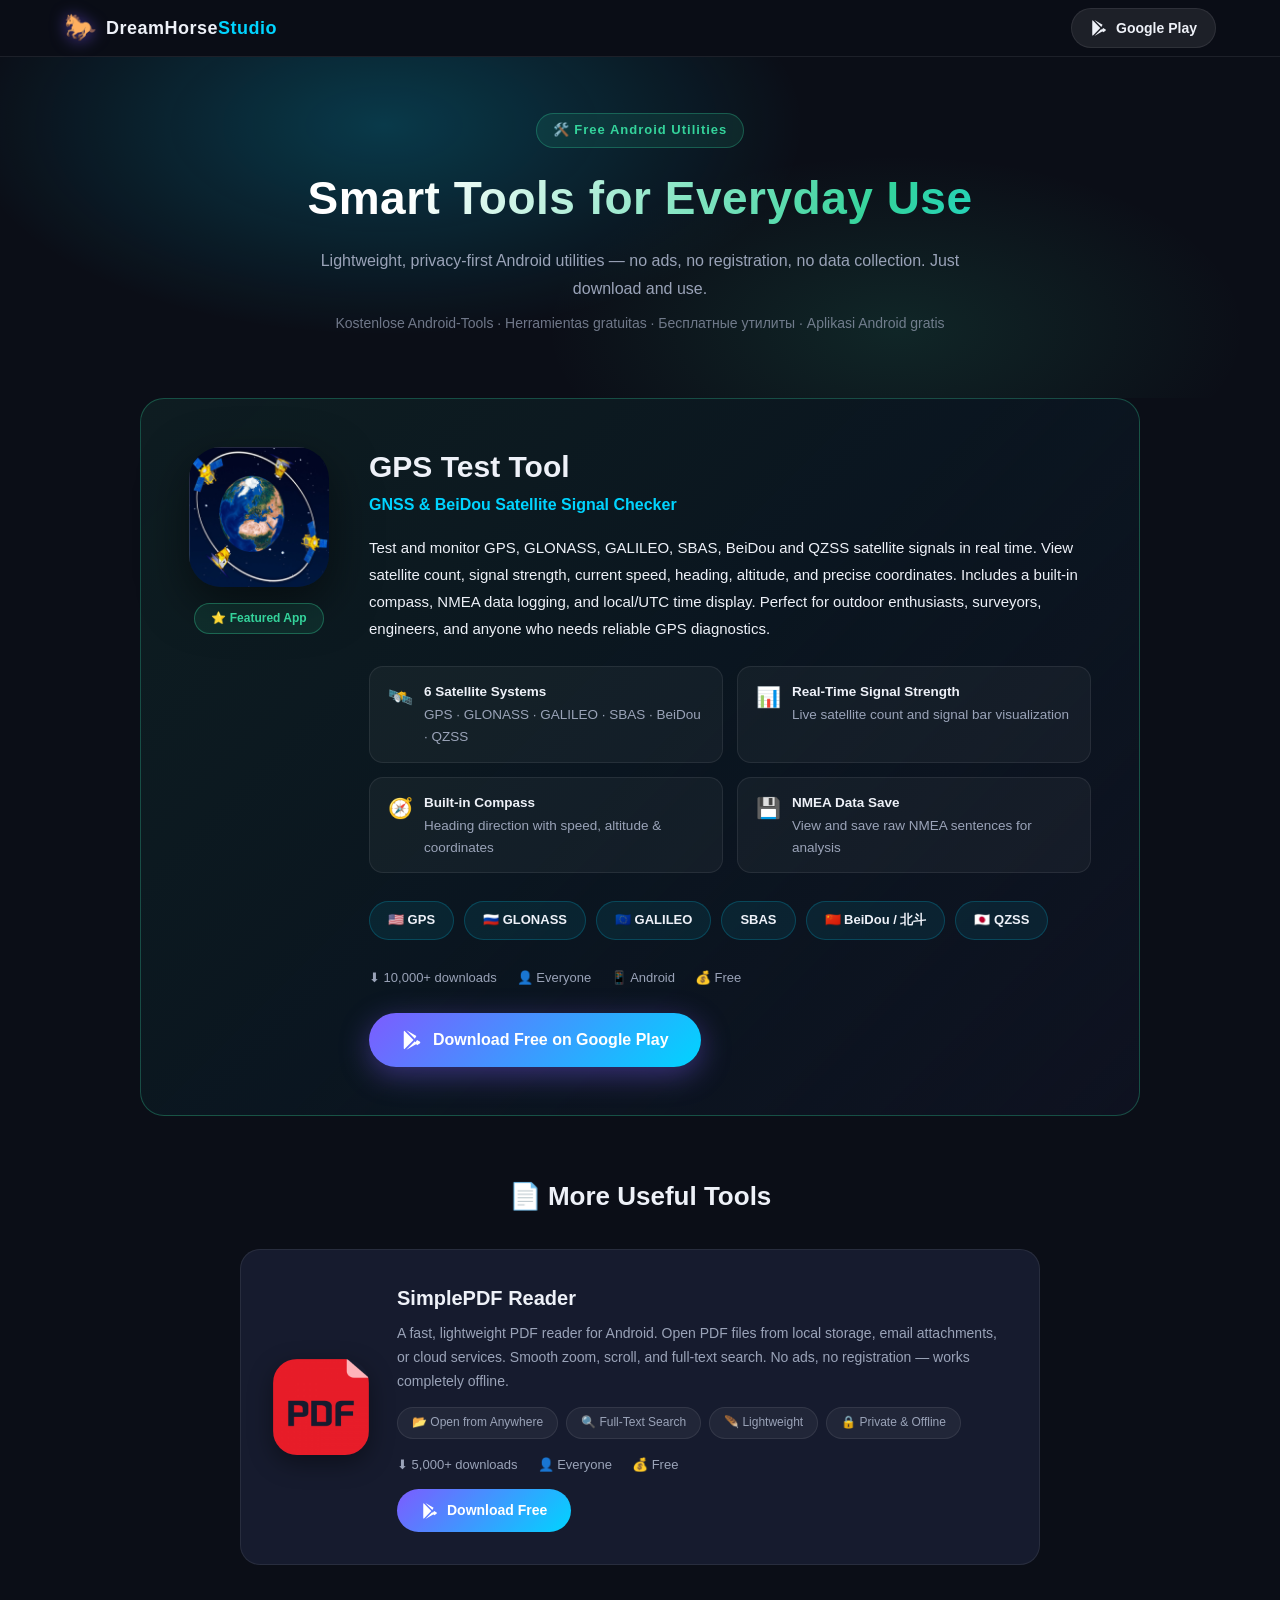
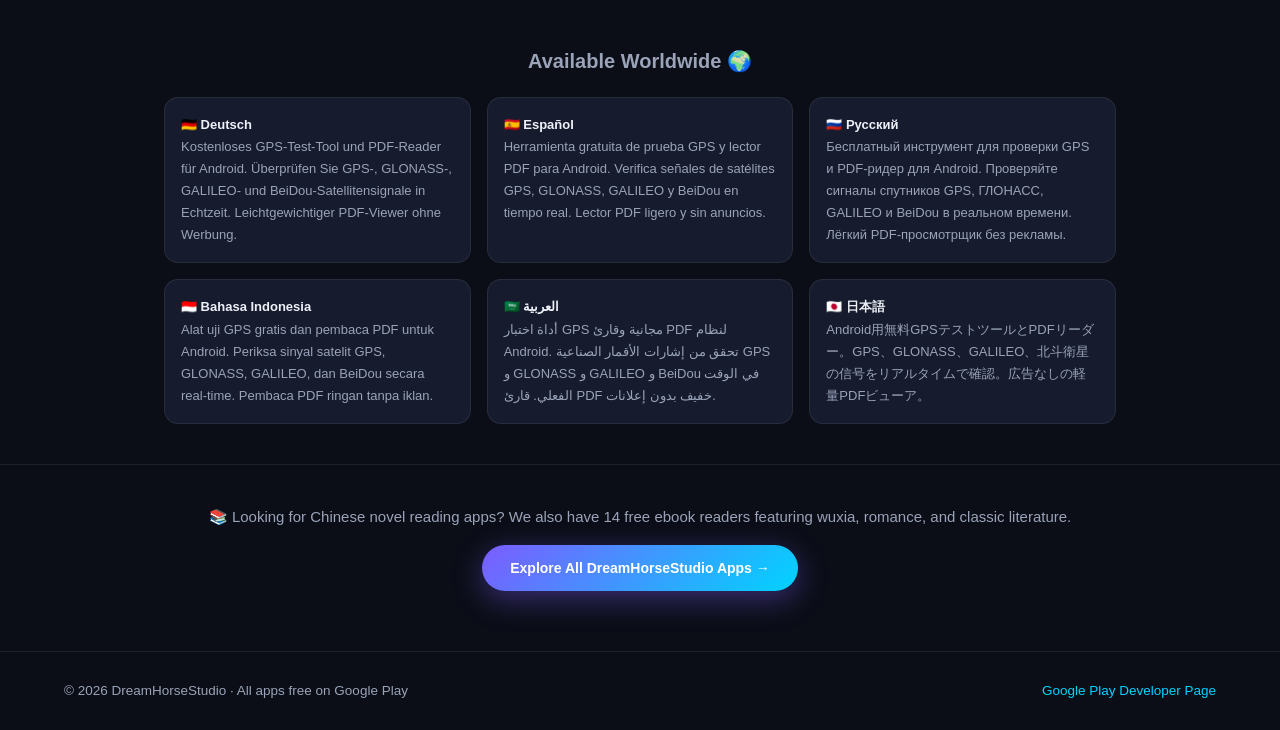
<file: tools.html>
<!DOCTYPE html>
<html lang="en">
<head>
  <meta charset="UTF-8">
  <meta name="viewport" content="width=device-width, initial-scale=1.0">
  <title>GPS Test Tool & PDF Reader - Free Android Utilities | DreamHorseStudio</title>
  <meta name="description" content="Free Android utility apps by DreamHorseStudio. GPS Test Tool - check GNSS, BeiDou, GPS satellite signals. SimplePDF - fast PDF reader & viewer. Download free on Google Play.">
  <meta name="keywords" content="GPS test tool, GPS signal checker, GNSS satellite viewer, BeiDou signal, GPS test Android, satellite signal strength, NMEA data, compass app, speed meter, PDF reader Android, free PDF viewer, SimplePDF, PDF file reader, GPS Prüfen, Satellit Signal, PDF Reader kostenlos, herramienta GPS, lector PDF gratis, GPS тест, просмотр PDF, alat GPS Android, pembaca PDF gratis">
  <meta name="author" content="DreamHorseStudio">
  <link rel="canonical" href="https://dreamhorsestudio.github.io/tools.html">
  <!-- Open Graph -->
  <meta property="og:type" content="website">
  <meta property="og:url" content="https://dreamhorsestudio.github.io/tools.html">
  <meta property="og:title" content="GPS Test Tool & PDF Reader - Free Android Utilities | DreamHorseStudio">
  <meta property="og:description" content="Free Android utility apps. GPS Test Tool - check GNSS, BeiDou, GPS satellite signals with real-time strength. SimplePDF - fast & lightweight PDF reader. Download free on Google Play.">
  <meta property="og:image" content="https://dreamhorsestudio.github.io/icons/applogo4.png">
  <meta property="og:site_name" content="DreamHorseStudio">
  <meta property="og:locale" content="en_US">
  <!-- Twitter Card -->
  <meta name="twitter:card" content="summary_large_image">
  <meta name="twitter:title" content="GPS Test Tool & PDF Reader - Free Android Utilities">
  <meta name="twitter:description" content="GPS Test Tool - check GNSS, GPS, BeiDou satellite signals. SimplePDF - fast PDF reader. Free on Google Play.">
  <meta name="twitter:image" content="https://dreamhorsestudio.github.io/icons/applogo4.png">
  <!-- hreflang -->
  <link rel="alternate" hreflang="en" href="https://dreamhorsestudio.github.io/tools.html">
  <link rel="alternate" hreflang="x-default" href="https://dreamhorsestudio.github.io/tools.html">
  <link rel="preload" href="css/style.css?v=6" as="style">
  <link rel="stylesheet" href="css/style.css?v=6">
  <link rel="icon" href="data:image/svg+xml,%3Csvg xmlns='http://www.w3.org/2000/svg' viewBox='0 0 100 100'%3E%3Ctext y='.9em' font-size='90'%3E🐎%3C/text%3E%3C/svg%3E">
  <!-- JSON-LD Structured Data -->
  <script type="application/ld+json">
  {
    "@context": "https://schema.org",
    "@type": "WebSite",
    "name": "DreamHorseStudio Tools",
    "url": "https://dreamhorsestudio.github.io/tools.html",
    "description": "Free Android utility apps - GPS satellite test tool and PDF reader by DreamHorseStudio",
    "inLanguage": "en",
    "publisher": {
      "@type": "Organization",
      "name": "DreamHorseStudio",
      "url": "https://play.google.com/store/apps/developer?id=DreamHorseStudio"
    }
  }
  </script>
  <script type="application/ld+json">
  {
    "@context": "https://schema.org",
    "@type": "ItemList",
    "name": "DreamHorseStudio Free Android Utilities",
    "description": "Free Android utility apps - GPS satellite test tool and PDF reader",
    "numberOfItems": 2,
    "itemListElement": [
      {
        "@type": "SoftwareApplication",
        "position": 1,
        "name": "GPS Test Tool",
        "alternateName": "GPS Test Tool - GNSS & BeiDou Satellite Signal Checker",
        "applicationCategory": "UtilitiesApplication",
        "operatingSystem": "Android",
        "url": "https://play.google.com/store/apps/details?id=com.nick.location666",
        "description": "Test GPS, BDS signals. View GNSS satellite count & signal strength, compass, speed, altitude, coordinates, NMEA data. Supports GPS, GLONASS, GALILEO, SBAS, BeiDou, QZSS.",
        "contentRating": "3+",
        "offers": { "@type": "Offer", "price": "0", "priceCurrency": "USD" },
        "featureList": "Supports GPS / GLONASS / GALILEO / SBAS / BeiDou / QZSS six satellite systems, Real-time satellite count & signal strength view, Current speed, heading, altitude & coordinates display, Built-in compass, local/UTC time, NMEA data view & save"
      },
      {
        "@type": "SoftwareApplication",
        "position": 2,
        "name": "SimplePDF Reader",
        "alternateName": "SimplePDF - PDF Reader & Viewer",
        "applicationCategory": "UtilitiesApplication",
        "operatingSystem": "Android",
        "url": "https://play.google.com/store/apps/details?id=com.viewer.simple.sample",
        "description": "Fast and free PDF reader. Open, zoom, search and manage all your PDF files. Lightweight, ad-free, works offline.",
        "contentRating": "3+",
        "offers": { "@type": "Offer", "price": "0", "priceCurrency": "USD" },
        "featureList": "Instantly open PDF files from local storage, email or cloud, Smooth zoom, scroll & full-text search, Lightweight app with minimal storage footprint, Offline use, clean ad-free interface, safe & private"
      }
    ]
  }
  </script>
  <style>
    /* Tools page specific styles */
    .tools-hero {
      position: relative;
      overflow: hidden;
      padding: 56px 0 40px;
      text-align: center;
    }
    .tools-hero .hero-bg {
      position: absolute;
      inset: 0;
      background:
        radial-gradient(600px 300px at 30% 20%, rgba(0, 212, 255, 0.22), transparent 70%),
        radial-gradient(500px 250px at 70% 80%, rgba(52, 211, 155, 0.12), transparent 70%);
      pointer-events: none;
    }
    .tools-hero-inner { position: relative; }
    .tools-hero .hero-tag {
      display: inline-block;
      padding: 6px 16px;
      font-size: 13px;
      font-weight: 600;
      letter-spacing: 1px;
      color: var(--green);
      background: rgba(52, 211, 155, 0.1);
      border: 1px solid rgba(52, 211, 155, 0.3);
      border-radius: 999px;
      margin-bottom: 14px;
    }
    .tools-hero h1 {
      font-size: clamp(28px, 4.5vw, 46px);
      font-weight: 800;
      letter-spacing: 0.5px;
      background: linear-gradient(120deg, #fff 30%, var(--green) 70%, var(--accent-2));
      -webkit-background-clip: text;
      background-clip: text;
      -webkit-text-fill-color: transparent;
      margin-bottom: 12px;
    }
    .tools-hero-sub {
      color: var(--text-dim);
      font-size: 16px;
      max-width: 680px;
      margin: 0 auto 10px;
      line-height: 1.7;
    }
    .tools-hero-sub-en {
      color: var(--text-dim);
      font-size: 14px;
      max-width: 680px;
      margin: 0 auto 24px;
      opacity: 0.7;
    }

    /* Featured app (GPS) */
    .featured-app {
      padding: 0 24px 60px;
    }
    .featured-card {
      max-width: 1000px;
      margin: 0 auto;
      border-radius: 24px;
      border: 1px solid rgba(52, 211, 155, 0.3);
      background: linear-gradient(135deg, rgba(52, 211, 155, 0.08), rgba(0, 212, 255, 0.04) 50%, rgba(17, 21, 39, 0.6));
      padding: 48px;
      display: grid;
      grid-template-columns: auto 1fr;
      gap: 40px;
      align-items: start;
    }
    .featured-icon-wrap {
      text-align: center;
    }
    .featured-icon {
      width: 140px;
      height: 140px;
      border-radius: 32px;
      object-fit: cover;
      box-shadow: 0 16px 48px rgba(0, 0, 0, 0.5);
      margin-bottom: 16px;
    }
    .featured-badge {
      display: inline-block;
      padding: 5px 16px;
      font-size: 12px;
      font-weight: 700;
      color: var(--green);
      background: rgba(52, 211, 155, 0.1);
      border: 1px solid rgba(52, 211, 155, 0.35);
      border-radius: 999px;
    }
    .featured-body h2 {
      font-size: 30px;
      font-weight: 800;
      margin-bottom: 6px;
      line-height: 1.3;
    }
    .featured-tagline {
      font-size: 16px;
      color: var(--accent-2);
      font-weight: 600;
      margin-bottom: 16px;
    }
    .featured-desc {
      font-size: 15px;
      color: var(--text);
      line-height: 1.8;
      margin-bottom: 24px;
    }

    /* Feature grid */
    .feature-grid {
      display: grid;
      grid-template-columns: 1fr 1fr;
      gap: 14px;
      margin-bottom: 28px;
    }
    .feature-item {
      display: flex;
      align-items: flex-start;
      gap: 10px;
      padding: 14px 16px;
      border-radius: 14px;
      background: rgba(255, 255, 255, 0.04);
      border: 1px solid var(--border);
    }
    .feature-item .fi-icon {
      font-size: 20px;
      flex-shrink: 0;
      width: 28px;
      text-align: center;
    }
    .feature-item .fi-text {
      font-size: 13.5px;
      color: var(--text-dim);
      line-height: 1.6;
    }
    .feature-item .fi-text strong {
      color: var(--text);
      display: block;
      margin-bottom: 2px;
    }

    /* Satellite systems */
    .sat-systems {
      display: flex;
      flex-wrap: wrap;
      gap: 10px;
      margin-bottom: 28px;
    }
    .sat-chip {
      padding: 8px 18px;
      font-size: 13px;
      font-weight: 600;
      color: var(--text);
      background: rgba(0, 212, 255, 0.08);
      border: 1px solid rgba(0, 212, 255, 0.2);
      border-radius: 999px;
    }

    /* Download button */
    .btn-download {
      display: inline-flex;
      align-items: center;
      gap: 10px;
      padding: 14px 32px;
      font-size: 16px;
      font-weight: 700;
      color: #fff;
      background: linear-gradient(135deg, var(--accent), var(--accent-2));
      border-radius: 999px;
      border: none;
      box-shadow: 0 8px 30px rgba(124, 92, 255, 0.4);
      transition: transform 0.2s, box-shadow 0.2s;
      text-decoration: none;
    }
    .btn-download:hover {
      transform: translateY(-2px);
      box-shadow: 0 12px 40px rgba(124, 92, 255, 0.5);
    }
    .meta-row {
      display: flex;
      gap: 20px;
      flex-wrap: wrap;
      font-size: 13px;
      color: var(--text-dim);
      margin-bottom: 24px;
    }
    .meta-row span { display: flex; align-items: center; gap: 4px; }

    /* Secondary app (SimplePDF) */
    .secondary-apps {
      padding: 0 24px 80px;
    }
    .secondary-apps h2 {
      text-align: center;
      font-size: 26px;
      font-weight: 800;
      margin-bottom: 32px;
    }
    .secondary-card {
      max-width: 800px;
      margin: 0 auto;
      display: flex;
      align-items: center;
      gap: 28px;
      padding: 32px;
      border-radius: 20px;
      background: var(--card);
      border: 1px solid var(--border);
      transition: border-color 0.25s, box-shadow 0.25s;
    }
    .secondary-card:hover {
      border-color: rgba(124, 92, 255, 0.4);
      box-shadow: var(--shadow);
    }
    .secondary-icon {
      width: 96px;
      height: 96px;
      border-radius: 24px;
      object-fit: cover;
      flex-shrink: 0;
      box-shadow: 0 8px 24px rgba(0, 0, 0, 0.4);
    }
    .secondary-body { flex: 1; min-width: 0; }
    .secondary-body h3 {
      font-size: 20px;
      font-weight: 700;
      margin-bottom: 8px;
    }
    .secondary-body .sec-desc {
      font-size: 14px;
      color: var(--text-dim);
      line-height: 1.7;
      margin-bottom: 14px;
    }
    .sec-features {
      display: flex;
      flex-wrap: wrap;
      gap: 8px;
      margin-bottom: 16px;
    }
    .sec-feat-chip {
      padding: 5px 14px;
      font-size: 12px;
      color: var(--text-dim);
      background: rgba(255, 255, 255, 0.05);
      border: 1px solid var(--border);
      border-radius: 999px;
    }
    .btn-secondary {
      display: inline-flex;
      align-items: center;
      gap: 8px;
      padding: 10px 24px;
      font-size: 14px;
      font-weight: 600;
      color: #fff;
      background: linear-gradient(135deg, var(--accent), var(--accent-2));
      border-radius: 999px;
      text-decoration: none;
      transition: transform 0.2s;
    }
    .btn-secondary:hover { transform: translateY(-2px); }

    /* Also check section */
    .also-check {
      text-align: center;
      padding: 40px 24px 60px;
      border-top: 1px solid var(--border);
    }
    .also-check p {
      color: var(--text-dim);
      font-size: 15px;
      margin-bottom: 16px;
    }
    .also-check .btn-download {
      font-size: 14px;
      padding: 12px 28px;
    }

    /* Responsive */
    @media (max-width: 768px) {
      .featured-card {
        grid-template-columns: 1fr;
        text-align: center;
        padding: 32px 22px;
        gap: 24px;
      }
      .feature-grid { grid-template-columns: 1fr; }
      .sat-systems { justify-content: center; }
      .meta-row { justify-content: center; }
      .secondary-card { flex-direction: column; text-align: center; }
      .sec-features { justify-content: center; }
    }
  </style>
</head>
<body>
  <!-- Header -->
  <header class="site-header">
    <div class="container header-inner">
      <a class="brand" href="index.html">
        <span class="brand-logo">🐎</span>
        <span class="brand-name">DreamHorse<em>Studio</em></span>
      </a>
      <div class="header-actions">
        <a class="btn btn-play-header" href="https://play.google.com/store/apps/developer?id=DreamHorseStudio" target="_blank" rel="noopener">
          <svg viewBox="0 0 24 24" width="18" height="18" fill="currentColor" aria-hidden="true">
            <path d="M3.6 1.8 13.7 12 3.6 22.2c-.4-.2-.6-.6-.6-1.1V2.9c0-.5.2-.9.6-1.1zm11.5 8.8L5.9 1.4l10.9 6.3-1.7 2.9zm0 2.8 1.7 2.9-10.9 6.3 9.2-9.2zm2.4-1.4 2.9 1.7c.9.5.9 1.7 0 2.2l-2.9 1.7-1.9-2.8 1.9-2.8z"/>
          </svg>
          Google Play
        </a>
      </div>
    </div>
  </header>

  <!-- Hero -->
  <section class="tools-hero">
    <div class="hero-bg" aria-hidden="true"></div>
    <div class="container tools-hero-inner">
      <span class="hero-tag">🛠️ Free Android Utilities</span>
      <h1>Smart Tools for Everyday Use</h1>
      <p class="tools-hero-sub">Lightweight, privacy-first Android utilities — no ads, no registration, no data collection. Just download and use.</p>
      <p class="tools-hero-sub-en">Kostenlose Android-Tools · Herramientas gratuitas · Бесплатные утилиты · Aplikasi Android gratis</p>
    </div>
  </section>

  <!-- Featured: GPS Test Tool -->
  <section class="featured-app" id="gps-test">
    <div class="featured-card">
      <div class="featured-icon-wrap">
        <img class="featured-icon" src="icons/applogo4.png" alt="GPS Test Tool - GNSS & Satellite Signal Checker" width="140" height="140">
        <span class="featured-badge">⭐ Featured App</span>
      </div>
      <div class="featured-body">
        <h2>GPS Test Tool</h2>
        <p class="featured-tagline">GNSS & BeiDou Satellite Signal Checker</p>
        <p class="featured-desc">
          Test and monitor GPS, GLONASS, GALILEO, SBAS, BeiDou and QZSS satellite signals in real time.
          View satellite count, signal strength, current speed, heading, altitude, and precise coordinates.
          Includes a built-in compass, NMEA data logging, and local/UTC time display.
          Perfect for outdoor enthusiasts, surveyors, engineers, and anyone who needs reliable GPS diagnostics.
        </p>

        <div class="feature-grid">
          <div class="feature-item">
            <span class="fi-icon">🛰️</span>
            <div class="fi-text">
              <strong>6 Satellite Systems</strong>
              GPS · GLONASS · GALILEO · SBAS · BeiDou · QZSS
            </div>
          </div>
          <div class="feature-item">
            <span class="fi-icon">📊</span>
            <div class="fi-text">
              <strong>Real-Time Signal Strength</strong>
              Live satellite count and signal bar visualization
            </div>
          </div>
          <div class="feature-item">
            <span class="fi-icon">🧭</span>
            <div class="fi-text">
              <strong>Built-in Compass</strong>
              Heading direction with speed, altitude & coordinates
            </div>
          </div>
          <div class="feature-item">
            <span class="fi-icon">💾</span>
            <div class="fi-text">
              <strong>NMEA Data Save</strong>
              View and save raw NMEA sentences for analysis
            </div>
          </div>
        </div>

        <div class="sat-systems">
          <span class="sat-chip">🇺🇸 GPS</span>
          <span class="sat-chip">🇷🇺 GLONASS</span>
          <span class="sat-chip">🇪🇺 GALILEO</span>
          <span class="sat-chip">SBAS</span>
          <span class="sat-chip">🇨🇳 BeiDou / 北斗</span>
          <span class="sat-chip">🇯🇵 QZSS</span>
        </div>

        <div class="meta-row">
          <span>⬇ 10,000+ downloads</span>
          <span>👤 Everyone</span>
          <span>📱 Android</span>
          <span>💰 Free</span>
        </div>

        <a class="btn-download" href="https://play.google.com/store/apps/details?id=com.nick.location666" target="_blank" rel="noopener">
          <svg viewBox="0 0 24 24" width="22" height="22" fill="currentColor" aria-hidden="true">
            <path d="M3.6 1.8 13.7 12 3.6 22.2c-.4-.2-.6-.6-.6-1.1V2.9c0-.5.2-.9.6-1.1zm11.5 8.8L5.9 1.4l10.9 6.3-1.7 2.9zm0 2.8 1.7 2.9-10.9 6.3 9.2-9.2zm2.4-1.4 2.9 1.7c.9.5.9 1.7 0 2.2l-2.9 1.7-1.9-2.8 1.9-2.8z"/>
          </svg>
          Download Free on Google Play
        </a>
      </div>
    </div>
  </section>

  <!-- Secondary: SimplePDF -->
  <section class="secondary-apps" id="simplepdf">
    <h2>📄 More Useful Tools</h2>
    <div class="secondary-card">
      <img class="secondary-icon" src="icons/applogo3.png" alt="SimplePDF Reader - Fast PDF Viewer for Android" width="96" height="96">
      <div class="secondary-body">
        <h3>SimplePDF Reader</h3>
        <p class="sec-desc">
          A fast, lightweight PDF reader for Android. Open PDF files from local storage, email attachments, or cloud services.
          Smooth zoom, scroll, and full-text search. No ads, no registration — works completely offline.
        </p>
        <div class="sec-features">
          <span class="sec-feat-chip">📂 Open from Anywhere</span>
          <span class="sec-feat-chip">🔍 Full-Text Search</span>
          <span class="sec-feat-chip">🪶 Lightweight</span>
          <span class="sec-feat-chip">🔒 Private & Offline</span>
        </div>
        <div class="meta-row" style="margin-bottom:14px">
          <span>⬇ 5,000+ downloads</span>
          <span>👤 Everyone</span>
          <span>💰 Free</span>
        </div>
        <a class="btn-secondary" href="https://play.google.com/store/apps/details?id=com.viewer.simple.sample" target="_blank" rel="noopener">
          <svg viewBox="0 0 24 24" width="18" height="18" fill="currentColor" aria-hidden="true">
            <path d="M3.6 1.8 13.7 12 3.6 22.2c-.4-.2-.6-.6-.6-1.1V2.9c0-.5.2-.9.6-1.1zm11.5 8.8L5.9 1.4l10.9 6.3-1.7 2.9zm0 2.8 1.7 2.9-10.9 6.3 9.2-9.2zm2.4-1.4 2.9 1.7c.9.5.9 1.7 0 2.2l-2.9 1.7-1.9-2.8 1.9-2.8z"/>
          </svg>
          Download Free
        </a>
      </div>
    </div>
  </section>

  <!-- Multi-language SEO content -->
  <section style="padding:0 24px 40px;max-width:1000px;margin:0 auto">
    <h2 style="font-size:20px;font-weight:700;margin-bottom:20px;text-align:center;color:var(--text-dim)">Available Worldwide 🌍</h2>
    <div style="display:grid;grid-template-columns:repeat(auto-fill,minmax(280px,1fr));gap:16px">
      <div style="padding:16px;border-radius:14px;background:var(--card);border:1px solid var(--border)">
        <p style="font-size:13px;color:var(--text-dim);line-height:1.7"><strong style="color:var(--text)">🇩🇪 Deutsch</strong><br>
        Kostenloses GPS-Test-Tool und PDF-Reader für Android. Überprüfen Sie GPS-, GLONASS-, GALILEO- und BeiDou-Satellitensignale in Echtzeit. Leichtgewichtiger PDF-Viewer ohne Werbung.</p>
      </div>
      <div style="padding:16px;border-radius:14px;background:var(--card);border:1px solid var(--border)">
        <p style="font-size:13px;color:var(--text-dim);line-height:1.7"><strong style="color:var(--text)">🇪🇸 Español</strong><br>
        Herramienta gratuita de prueba GPS y lector PDF para Android. Verifica señales de satélites GPS, GLONASS, GALILEO y BeiDou en tiempo real. Lector PDF ligero y sin anuncios.</p>
      </div>
      <div style="padding:16px;border-radius:14px;background:var(--card);border:1px solid var(--border)">
        <p style="font-size:13px;color:var(--text-dim);line-height:1.7"><strong style="color:var(--text)">🇷🇺 Русский</strong><br>
        Бесплатный инструмент для проверки GPS и PDF-ридер для Android. Проверяйте сигналы спутников GPS, ГЛОНАСС, GALILEO и BeiDou в реальном времени. Лёгкий PDF-просмотрщик без рекламы.</p>
      </div>
      <div style="padding:16px;border-radius:14px;background:var(--card);border:1px solid var(--border)">
        <p style="font-size:13px;color:var(--text-dim);line-height:1.7"><strong style="color:var(--text)">🇮🇩 Bahasa Indonesia</strong><br>
        Alat uji GPS gratis dan pembaca PDF untuk Android. Periksa sinyal satelit GPS, GLONASS, GALILEO, dan BeiDou secara real-time. Pembaca PDF ringan tanpa iklan.</p>
      </div>
      <div style="padding:16px;border-radius:14px;background:var(--card);border:1px solid var(--border)">
        <p style="font-size:13px;color:var(--text-dim);line-height:1.7"><strong style="color:var(--text)">🇸🇦 العربية</strong><br>
        أداة اختبار GPS مجانية وقارئ PDF لنظام Android. تحقق من إشارات الأقمار الصناعية GPS و GLONASS و GALILEO و BeiDou في الوقت الفعلي. قارئ PDF خفيف بدون إعلانات.</p>
      </div>
      <div style="padding:16px;border-radius:14px;background:var(--card);border:1px solid var(--border)">
        <p style="font-size:13px;color:var(--text-dim);line-height:1.7"><strong style="color:var(--text)">🇯🇵 日本語</strong><br>
        Android用無料GPSテストツールとPDFリーダー。GPS、GLONASS、GALILEO、北斗衛星の信号をリアルタイムで確認。広告なしの軽量PDFビューア。</p>
      </div>
    </div>
  </section>

  <!-- Also check: Novel apps -->
  <section class="also-check">
    <p>📚 Looking for Chinese novel reading apps? We also have 14 free ebook readers featuring wuxia, romance, and classic literature.</p>
    <a class="btn-download" href="index.html">
      Explore All DreamHorseStudio Apps →
    </a>
  </section>

  <!-- Footer -->
  <footer class="site-footer">
    <div class="container footer-inner">
      <p>© <span id="year">2026</span> DreamHorseStudio · All apps free on Google Play</p>
      <a href="https://play.google.com/store/apps/developer?id=DreamHorseStudio" target="_blank" rel="noopener">Google Play Developer Page</a>
    </div>
  </footer>
  <script data-goatcounter="https://hellonick.goatcounter.com/count" async src="//gc.zgo.at/count.js"></script>
</body>
</html>
</file>
<file: css/style.css>
/* ============ 基础变量 ============ */
:root {
  --bg: #0b0e17;
  --bg-soft: #111527;
  --card: #161b2e;
  --card-hover: #1c2340;
  --border: rgba(255, 255, 255, 0.08);
  --text: #eef1f8;
  --text-dim: #9aa3b8;
  --accent: #7c5cff;
  --accent-2: #00d4ff;
  --green: #34d39b;
  --radius: 18px;
  --shadow: 0 12px 40px rgba(0, 0, 0, 0.45);
}

* { margin: 0; padding: 0; box-sizing: border-box; }

html { scroll-behavior: smooth; }

body {
  font-family: "PingFang SC", "Microsoft YaHei", "Noto Sans SC", "Segoe UI", sans-serif;
  background: var(--bg);
  color: var(--text);
  line-height: 1.6;
  -webkit-font-smoothing: antialiased;
}

.container { max-width: 1200px; margin: 0 auto; padding: 0 24px; }

a { color: inherit; text-decoration: none; }
img { display: block; }
button { font-family: inherit; cursor: pointer; }

/* ============ 顶部导航 ============ */
.site-header {
  position: sticky;
  top: 0;
  z-index: 50;
  backdrop-filter: blur(14px);
  background: rgba(11, 14, 23, 0.75);
  border-bottom: 1px solid var(--border);
}

.header-inner {
  display: flex;
  align-items: center;
  justify-content: space-between;
  height: 56px;
}

.brand { display: flex; align-items: center; gap: 10px; }

.brand-logo {
  font-size: 26px;
  filter: drop-shadow(0 2px 8px rgba(124, 92, 255, 0.6));
}

.brand-name { font-size: 18px; font-weight: 700; letter-spacing: 0.5px; }
.brand-name em { font-style: normal; color: var(--accent-2); }

/* ============ 按钮 ============ */
.btn {
  display: inline-flex;
  align-items: center;
  gap: 8px;
  border-radius: 999px;
  border: none;
  font-weight: 600;
  transition: transform 0.2s, box-shadow 0.2s, background 0.2s;
}

.btn:hover { transform: translateY(-2px); }

.btn-play-header {
  padding: 8px 18px;
  font-size: 14px;
  color: var(--text);
  background: rgba(255, 255, 255, 0.08);
  border: 1px solid var(--border);
}

.btn-play-header:hover { background: rgba(255, 255, 255, 0.15); }

/* ============ 语言切换器 ============ */
.header-actions { display: flex; align-items: center; gap: 12px; }

.lang-switcher { position: relative; }

.lang-btn {
  display: inline-flex;
  align-items: center;
  gap: 6px;
  padding: 8px 14px;
  font-size: 14px;
  font-weight: 600;
  color: var(--text);
  background: rgba(255, 255, 255, 0.08);
  border: 1px solid var(--border);
  border-radius: 999px;
  transition: background 0.2s, border-color 0.2s;
}

.lang-btn:hover {
  background: rgba(255, 255, 255, 0.15);
  border-color: var(--accent);
}

.lang-btn #langLabel { min-width: 22px; text-align: center; }

.lang-caret { font-size: 10px; color: var(--text-dim); }

.lang-menu {
  position: absolute;
  top: calc(100% + 8px);
  right: 0;
  z-index: 60;
  min-width: 150px;
  list-style: none;
  background: var(--card-hover);
  border: 1px solid var(--border);
  border-radius: 14px;
  padding: 6px;
  box-shadow: var(--shadow);
  animation: fadeIn 0.18s ease;
}

.lang-menu li {
  padding: 9px 14px;
  font-size: 14px;
  color: var(--text-dim);
  border-radius: 9px;
  cursor: pointer;
  transition: background 0.15s, color 0.15s;
}

.lang-menu li:hover { background: rgba(255, 255, 255, 0.08); color: var(--text); }

.lang-menu li.active {
  color: var(--accent-2);
  font-weight: 700;
  background: rgba(0, 212, 255, 0.08);
}

.lang-menu li.active::after { content: " ✓"; }

.btn-hero {
  padding: 12px 28px;
  font-size: 15px;
  color: #fff;
  background: linear-gradient(135deg, var(--accent), var(--accent-2));
  box-shadow: 0 8px 30px rgba(124, 92, 255, 0.45);
}

.btn-play-big {
  width: 100%;
  justify-content: center;
  padding: 15px 24px;
  font-size: 16px;
  color: #fff;
  background: linear-gradient(135deg, var(--accent), var(--accent-2));
  box-shadow: 0 8px 30px rgba(124, 92, 255, 0.4);
  margin-top: 8px;
}

/* ============ Hero ============ */
.hero {
  position: relative;
  overflow: hidden;
  padding: 44px 0 30px;
  text-align: center;
}

.hero-bg {
  position: absolute;
  inset: 0;
  background:
    radial-gradient(600px 300px at 20% 10%, rgba(124, 92, 255, 0.25), transparent 70%),
    radial-gradient(600px 300px at 80% 20%, rgba(0, 212, 255, 0.18), transparent 70%),
    radial-gradient(500px 250px at 50% 90%, rgba(52, 211, 155, 0.1), transparent 70%);
  pointer-events: none;
}

.hero-inner { position: relative; }

.hero-tag {
  display: inline-block;
  padding: 6px 16px;
  font-size: 13px;
  font-weight: 600;
  letter-spacing: 1px;
  color: var(--accent-2);
  background: rgba(0, 212, 255, 0.1);
  border: 1px solid rgba(0, 212, 255, 0.3);
  border-radius: 999px;
  margin-bottom: 12px;
}

.hero h1 {
  font-size: clamp(32px, 5vw, 52px);
  font-weight: 800;
  letter-spacing: 1px;
  background: linear-gradient(120deg, #fff 30%, var(--accent-2) 70%, var(--accent));
  -webkit-background-clip: text;
  background-clip: text;
  -webkit-text-fill-color: transparent;
  margin-bottom: 10px;
}

.hero-sub { color: var(--text-dim); font-size: 15px; max-width: 640px; margin: 0 auto 20px; }

.hero-stats {
  display: flex;
  justify-content: center;
  gap: 48px;
  margin-bottom: 22px;
  flex-wrap: wrap;
}

.stat strong {
  display: block;
  font-size: 26px;
  font-weight: 800;
  background: linear-gradient(135deg, var(--accent), var(--accent-2));
  -webkit-background-clip: text;
  background-clip: text;
  -webkit-text-fill-color: transparent;
}

.stat span { font-size: 14px; color: var(--text-dim); }

/* ============ 应用区 ============ */
.apps-section { padding: 36px 24px 80px; }

.section-head {
  display: flex;
  align-items: center;
  justify-content: space-between;
  flex-wrap: wrap;
  gap: 16px;
  margin-bottom: 30px;
}

.section-head h2 { font-size: 28px; font-weight: 800; }

.filters { display: flex; gap: 10px; flex-wrap: wrap; }

.chip {
  padding: 9px 20px;
  font-size: 14px;
  font-weight: 600;
  color: var(--text-dim);
  background: var(--card);
  border: 1px solid var(--border);
  border-radius: 999px;
  transition: all 0.2s;
}

.chip:hover { color: var(--text); border-color: var(--accent); }

.chip.active {
  color: #fff;
  background: linear-gradient(135deg, var(--accent), var(--accent-2));
  border-color: transparent;
}

/* ============ 应用卡片 ============ */
.app-grid {
  display: grid;
  grid-template-columns: repeat(auto-fill, minmax(300px, 1fr));
  gap: 22px;
}

.app-card {
  display: flex;
  flex-direction: column;
  background: var(--card);
  border: 1px solid var(--border);
  border-radius: var(--radius);
  padding: 24px;
  cursor: pointer;
  transition: transform 0.25s, background 0.25s, border-color 0.25s, box-shadow 0.25s;
  animation: fadeUp 0.5s ease both;
}

.app-card:hover {
  transform: translateY(-6px);
  background: var(--card-hover);
  border-color: rgba(124, 92, 255, 0.5);
  box-shadow: var(--shadow);
}

@keyframes fadeUp {
  from { opacity: 0; transform: translateY(18px); }
  to { opacity: 1; transform: translateY(0); }
}

.card-top { display: flex; gap: 16px; align-items: center; margin-bottom: 14px; }

.app-icon {
  width: 64px;
  height: 64px;
  border-radius: 16px;
  object-fit: cover;
  flex-shrink: 0;
  background: var(--bg-soft);
  box-shadow: 0 4px 14px rgba(0, 0, 0, 0.4);
}

.card-title-wrap { min-width: 0; }

.app-name {
  font-size: 16px;
  font-weight: 700;
  line-height: 1.4;
  display: -webkit-box;
  -webkit-line-clamp: 2;
  -webkit-box-orient: vertical;
  overflow: hidden;
}

.app-category {
  font-size: 12.5px;
  color: var(--text-dim);
  margin-top: 3px;
  display: flex;
  align-items: center;
  gap: 6px;
}

.rating-badge { color: #ffc94d; font-weight: 700; }

.app-desc {
  font-size: 13.5px;
  color: var(--text-dim);
  line-height: 1.7;
  display: -webkit-box;
  -webkit-line-clamp: 2;
  -webkit-box-orient: vertical;
  overflow: hidden;
  flex: 1;
}

.card-foot {
  display: flex;
  align-items: center;
  justify-content: space-between;
  margin-top: 18px;
  padding-top: 16px;
  border-top: 1px dashed var(--border);
}

.app-downloads { font-size: 12.5px; color: var(--text-dim); }

.card-cta {
  font-size: 13px;
  font-weight: 700;
  color: var(--accent-2);
  transition: gap 0.2s;
}

.app-card:hover .card-cta { color: #fff; }

/* ============ 详情弹窗 ============ */
.modal-backdrop {
  position: fixed;
  inset: 0;
  z-index: 100;
  display: flex;
  align-items: center;
  justify-content: center;
  padding: 24px;
  background: rgba(5, 7, 14, 0.78);
  backdrop-filter: blur(8px);
  animation: fadeIn 0.25s ease;
}

.modal-backdrop[hidden] { display: none; }

@keyframes fadeIn { from { opacity: 0; } to { opacity: 1; } }

.modal {
  position: relative;
  width: 100%;
  max-width: 560px;
  max-height: 86vh;
  overflow-y: auto;
  background: var(--bg-soft);
  border: 1px solid var(--border);
  border-radius: 22px;
  padding: 32px;
  box-shadow: var(--shadow);
  animation: popIn 0.3s cubic-bezier(0.2, 0.9, 0.3, 1.2);
}

@keyframes popIn {
  from { opacity: 0; transform: scale(0.92) translateY(16px); }
  to { opacity: 1; transform: scale(1) translateY(0); }
}

.modal-close {
  position: absolute;
  top: 16px;
  right: 16px;
  width: 36px;
  height: 36px;
  border-radius: 50%;
  border: 1px solid var(--border);
  background: rgba(255, 255, 255, 0.06);
  color: var(--text-dim);
  font-size: 15px;
  transition: all 0.2s;
}

.modal-close:hover { color: #fff; background: rgba(255, 255, 255, 0.15); }

.modal-top { display: flex; gap: 18px; align-items: center; margin-bottom: 18px; }

.modal-icon {
  width: 84px;
  height: 84px;
  border-radius: 20px;
  object-fit: cover;
  flex-shrink: 0;
  box-shadow: 0 6px 20px rgba(0, 0, 0, 0.5);
}

.modal-title-wrap h3 { font-size: 19px; font-weight: 800; line-height: 1.4; padding-right: 24px; }

.modal-chips { display: flex; flex-wrap: wrap; gap: 8px; margin-top: 10px; }

.modal-chips .m-chip {
  font-size: 12px;
  padding: 4px 12px;
  border-radius: 999px;
  color: var(--text-dim);
  background: rgba(255, 255, 255, 0.06);
  border: 1px solid var(--border);
}

.modal-chips .m-chip.hl { color: #ffc94d; border-color: rgba(255, 201, 77, 0.35); background: rgba(255, 201, 77, 0.08); }

.modal-desc {
  font-size: 14.5px;
  color: var(--text);
  background: rgba(124, 92, 255, 0.08);
  border-left: 3px solid var(--accent);
  border-radius: 0 10px 10px 0;
  padding: 12px 16px;
  margin-bottom: 20px;
}

.modal-block { margin-bottom: 18px; }

.modal-block h4 { font-size: 15px; font-weight: 700; margin-bottom: 10px; }

.modal-block ul { list-style: none; display: grid; gap: 7px; }

.modal-block li {
  position: relative;
  padding-left: 20px;
  font-size: 13.5px;
  color: var(--text-dim);
}

.modal-block li::before {
  content: "✓";
  position: absolute;
  left: 0;
  color: var(--green);
  font-weight: 700;
}

.modal-block p { font-size: 13.5px; color: var(--text-dim); line-height: 1.8; }

/* ============ 页脚 ============ */
.site-footer {
  border-top: 1px solid var(--border);
  padding: 28px 0;
}

.footer-inner {
  display: flex;
  align-items: center;
  justify-content: space-between;
  flex-wrap: wrap;
  gap: 10px;
  font-size: 13.5px;
  color: var(--text-dim);
}

.footer-inner a { color: var(--accent-2); }
.footer-inner a:hover { text-decoration: underline; }

/* ============ 主推应用轮播 ============ */
.featured { padding: 10px 24px 0; }

.featured-head {
  display: flex;
  align-items: center;
  justify-content: space-between;
  flex-wrap: wrap;
  gap: 16px;
  margin-bottom: 24px;
}

.featured-head h2 { font-size: 28px; font-weight: 800; }

.carousel-controls { display: flex; align-items: center; gap: 14px; }

.carousel-arrow {
  width: 38px;
  height: 38px;
  border-radius: 50%;
  border: 1px solid var(--border);
  background: var(--card);
  color: var(--text-dim);
  font-size: 24px;
  line-height: 1;
  padding-bottom: 3px;
  transition: all 0.2s;
}

.carousel-arrow:hover {
  color: #fff;
  border-color: var(--accent);
  background: rgba(124, 92, 255, 0.25);
}

.carousel-dots { display: flex; gap: 8px; }

.carousel-dot {
  width: 8px;
  height: 8px;
  padding: 0;
  border: none;
  border-radius: 999px;
  background: rgba(255, 255, 255, 0.2);
  transition: all 0.3s;
}

.carousel-dot.active {
  width: 24px;
  background: linear-gradient(90deg, var(--accent), var(--accent-2));
}

.carousel { overflow: hidden; }

.carousel-track {
  display: flex;
  transition: transform 0.55s cubic-bezier(0.4, 0, 0.2, 1);
}

.slide { flex: 0 0 100%; min-width: 100%; }

.slide-inner {
  display: flex;
  align-items: center;
  gap: 40px;
  padding: 42px 52px;
  border-radius: 24px;
  border: 1px solid var(--border);
  background: linear-gradient(135deg, rgba(124, 92, 255, 0.18), rgba(0, 212, 255, 0.07) 55%, rgba(17, 21, 39, 0.5));
}

.slide-icon {
  width: 120px;
  height: 120px;
  border-radius: 28px;
  object-fit: cover;
  flex-shrink: 0;
  box-shadow: 0 12px 34px rgba(0, 0, 0, 0.5);
}

.slide-badge {
  display: inline-block;
  padding: 4px 14px;
  font-size: 12px;
  font-weight: 700;
  color: #ffc94d;
  background: rgba(255, 201, 77, 0.1);
  border: 1px solid rgba(255, 201, 77, 0.35);
  border-radius: 999px;
  margin-bottom: 12px;
}

.slide-name { font-size: 25px; font-weight: 800; margin-bottom: 8px; }

.slide-desc {
  color: var(--text-dim);
  font-size: 14.5px;
  max-width: 560px;
  margin-bottom: 14px;
}

.slide-meta {
  display: flex;
  gap: 18px;
  flex-wrap: wrap;
  font-size: 13px;
  color: var(--text-dim);
  margin-bottom: 20px;
}

.slide-meta .slide-rating { color: #ffc94d; font-weight: 700; }

.slide-actions { display: flex; gap: 12px; flex-wrap: wrap; }

.btn-slide-detail {
  padding: 10px 24px;
  font-size: 14px;
  color: var(--text);
  background: rgba(255, 255, 255, 0.08);
  border: 1px solid var(--border);
}

.btn-slide-detail:hover { background: rgba(255, 255, 255, 0.16); }

.btn-slide-play {
  padding: 10px 24px;
  font-size: 14px;
  color: #fff;
  background: linear-gradient(135deg, var(--accent), var(--accent-2));
  box-shadow: 0 6px 22px rgba(124, 92, 255, 0.4);
}

/* ============ 响应式 ============ */
@media (max-width: 640px) {
  .hero { padding: 32px 0 24px; }
  .hero-stats { gap: 28px; }
  .stat strong { font-size: 22px; }
  .modal { padding: 24px 20px; }
  .modal-top { flex-direction: column; align-items: flex-start; }
  .section-head { flex-direction: column; align-items: flex-start; }
  .featured-head { flex-direction: column; align-items: flex-start; }
  .slide-inner {
    flex-direction: column;
    text-align: center;
    gap: 22px;
    padding: 32px 22px;
  }
  .slide-icon { width: 96px; height: 96px; border-radius: 22px; }
  .slide-name { font-size: 21px; }
  .slide-meta { justify-content: center; }
  .slide-actions { justify-content: center; }
}
</file>
